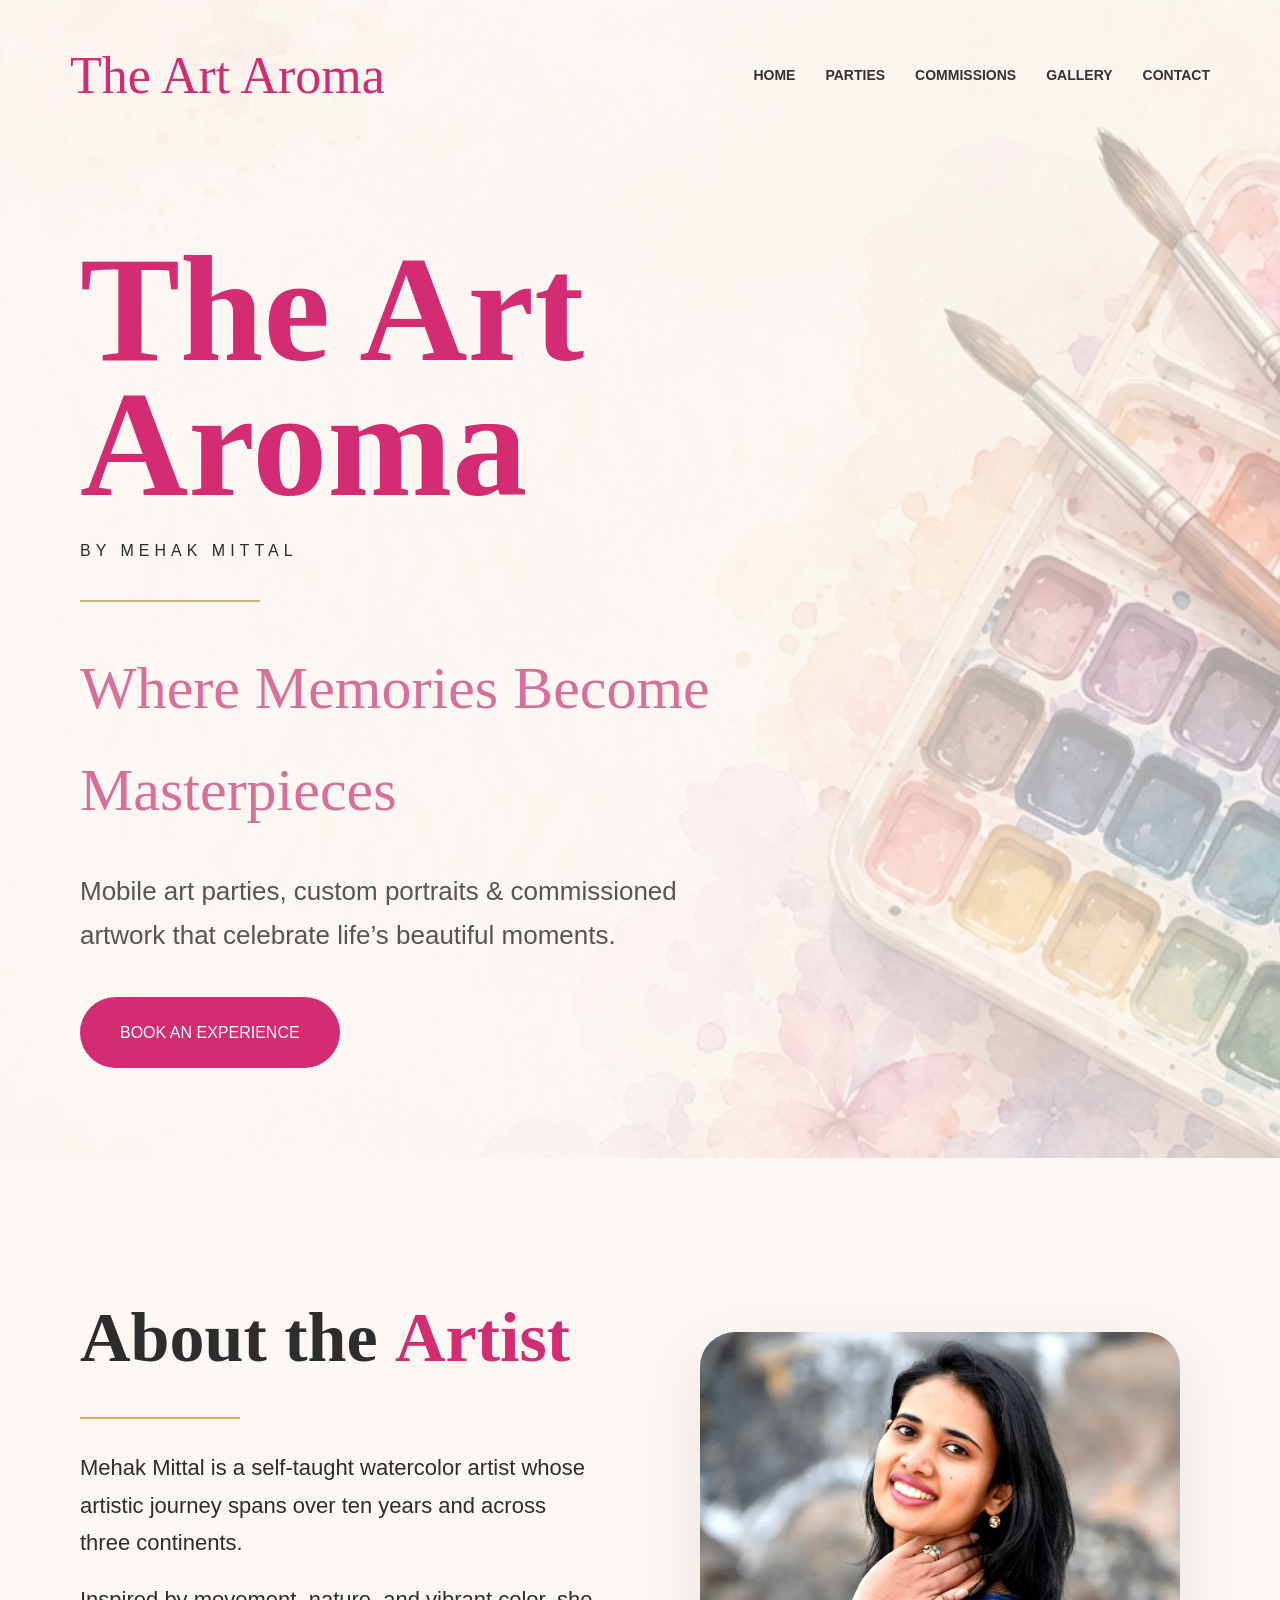
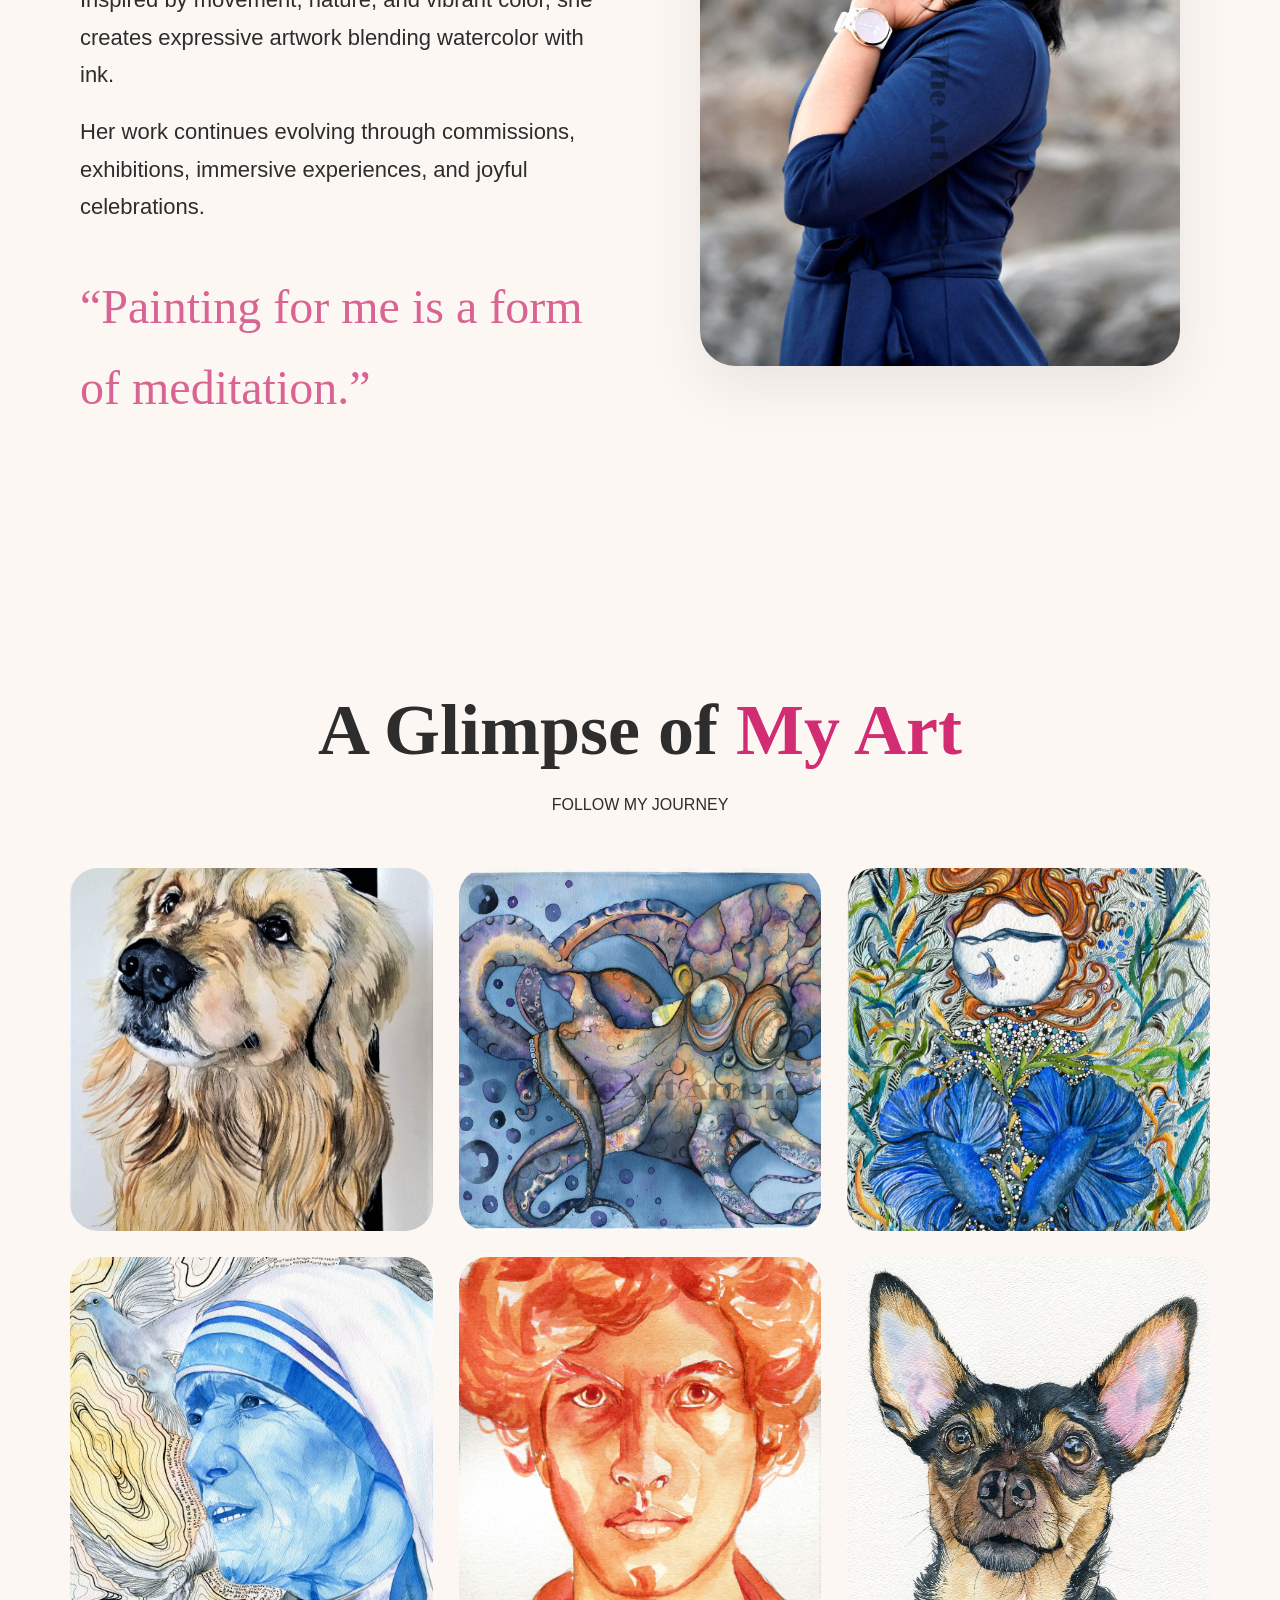
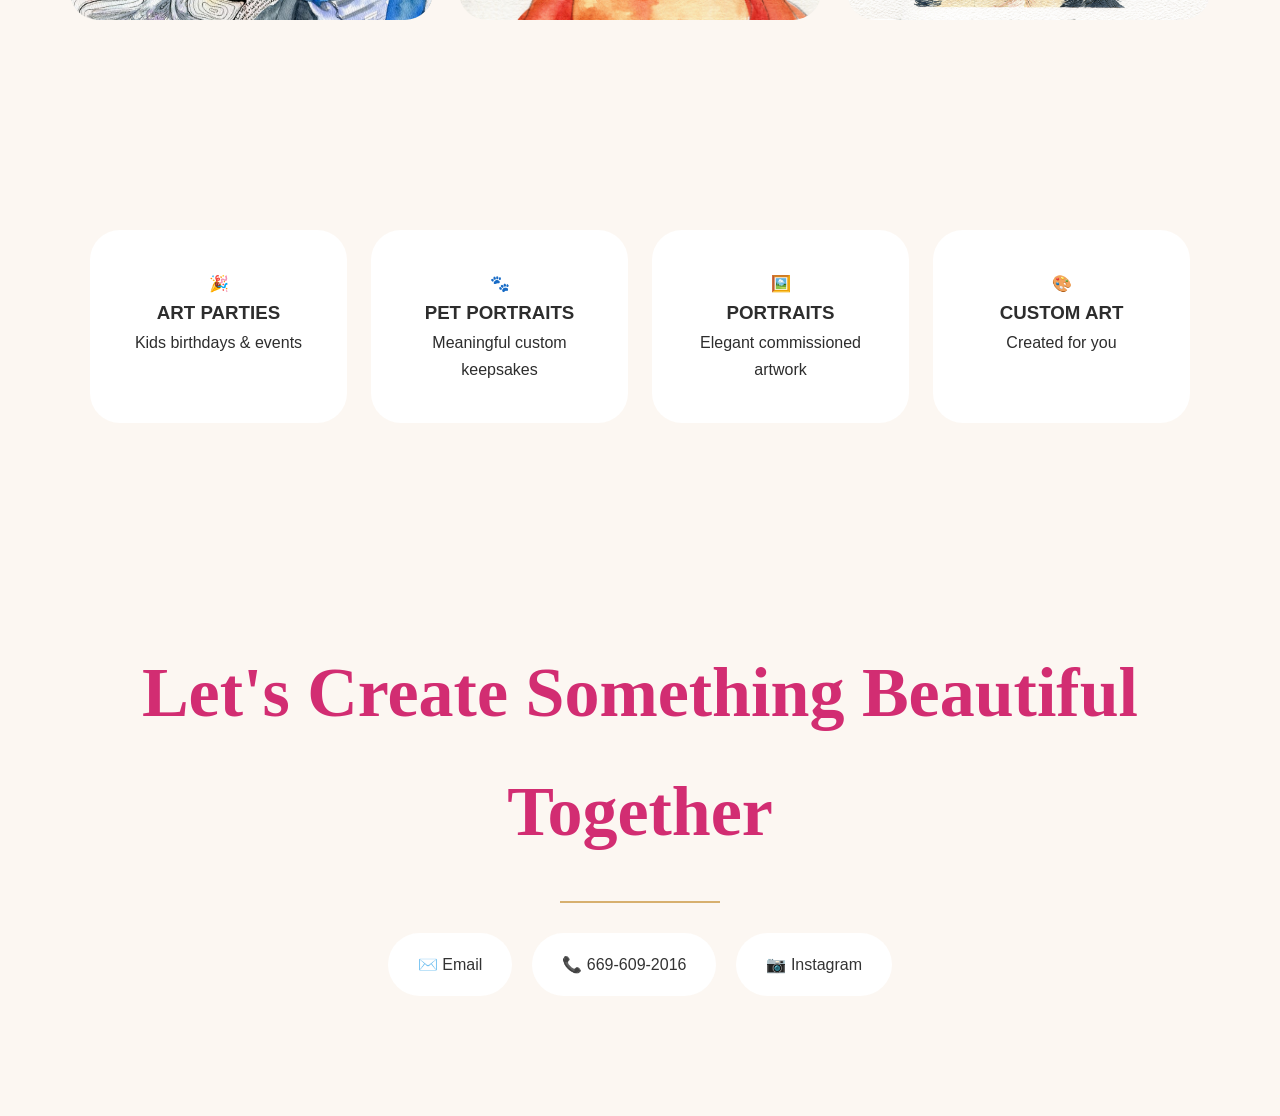
<file: index.html>
<!DOCTYPE html>

<html lang="en">

<head>

<meta charset="UTF-8">

<meta name="viewport"
content="width=device-width, initial-scale=1">

<title>
The Art Aroma
</title>

<link rel="stylesheet" href="./style.css">

<link rel="preconnect"
href="https://fonts.googleapis.com">

<link rel="preconnect"
href="https://fonts.gstatic.com"
crossorigin>

<link href="https://fonts.googleapis.com/css2?family=Parisienne&family=Cormorant+Garamond:wght@400;500&family=Montserrat:wght@300;400;500;600&display=swap"
rel="stylesheet">

</head>

<body>

<header class="hero">

<nav class="navbar">

<div class="brand">

The Art Aroma

</div>

<div class="menu">

<a href="index.html">

HOME

</a>

<a href="parties.html">

PARTIES

</a>

<a href="commissions.html">

COMMISSIONS

</a>

<a href="gallery.html">

GALLERY

</a>

<a href="#contact">

CONTACT

</a>

</div>

</nav>

<div class="hero-inner">

<div class="hero-left">

<h1>

The Art Aroma

</h1>

<div class="artist">

BY MEHAK MITTAL

</div>

<div class="line"></div>

<h2>

Where Memories Become Masterpieces

</h2>

<p>

Mobile art parties,
custom portraits &
commissioned artwork
that celebrate life’s beautiful moments.

</p>

<a
href="#contact"
class="button">

BOOK AN EXPERIENCE

</a>

</div>

</div>

</header>

<section class="about-section">

<div class="about-text">

<h2>

About the <span>Artist</span>

</h2>

<div class="gold"></div>

<p>

Mehak Mittal is a self-taught watercolor artist whose artistic journey spans over ten years and across three continents.

</p>

<p>

Inspired by movement, nature, and vibrant color, she creates expressive artwork blending watercolor with ink.

</p>

<p>

Her work continues evolving through commissions, exhibitions, immersive experiences, and joyful celebrations.

</p>

<div class="quote">

“Painting for me is a form of meditation.”

</div>

</div>

<div class="artist-panel">

<img
src="artist.jpg"
class="artist-image">

</div>

</section>

<section class="glimpse">

<h2>

A Glimpse of <span>My Art</span>

</h2>

<p>

FOLLOW MY JOURNEY

</p>

<div class="gallery">

<img src="gallery/art1.jpg">

<img src="gallery/art2.jpg">

<img src="gallery/art3.jpg">

<img src="gallery/art4.jpg">

<img src="gallery/art5.jpg">

<img src="gallery/art6.jpg">

</div>

</section>

<section class="services">

<div class="service">

🎉

<h3>

ART PARTIES

</h3>

<p>

Kids birthdays & events

</p>

</div>

<div class="service">

🐾

<h3>

PET PORTRAITS

</h3>

<p>

Meaningful custom keepsakes

</p>

</div>

<div class="service">

🖼️

<h3>

PORTRAITS

</h3>

<p>

Elegant commissioned artwork

</p>

</div>

<div class="service">

🎨

<h3>

CUSTOM ART

</h3>

<p>

Created for you

</p>

</div>

</section>

<footer id="contact">

<h2>

Let's Create Something Beautiful Together

</h2>

<div class="footer-line"></div>

<div class="contact-links">

<a
href="mailto:artaroma01@gmail.com">

✉️ Email

</a>

<a
href="tel:+16696092016">

📞 669-609-2016

</a>

<a
href="https://www.instagram.com/art.aroma.mehak/"
target="_blank">

📷 Instagram

</a>

</div>

</footer>

</body>

</html>
</file>
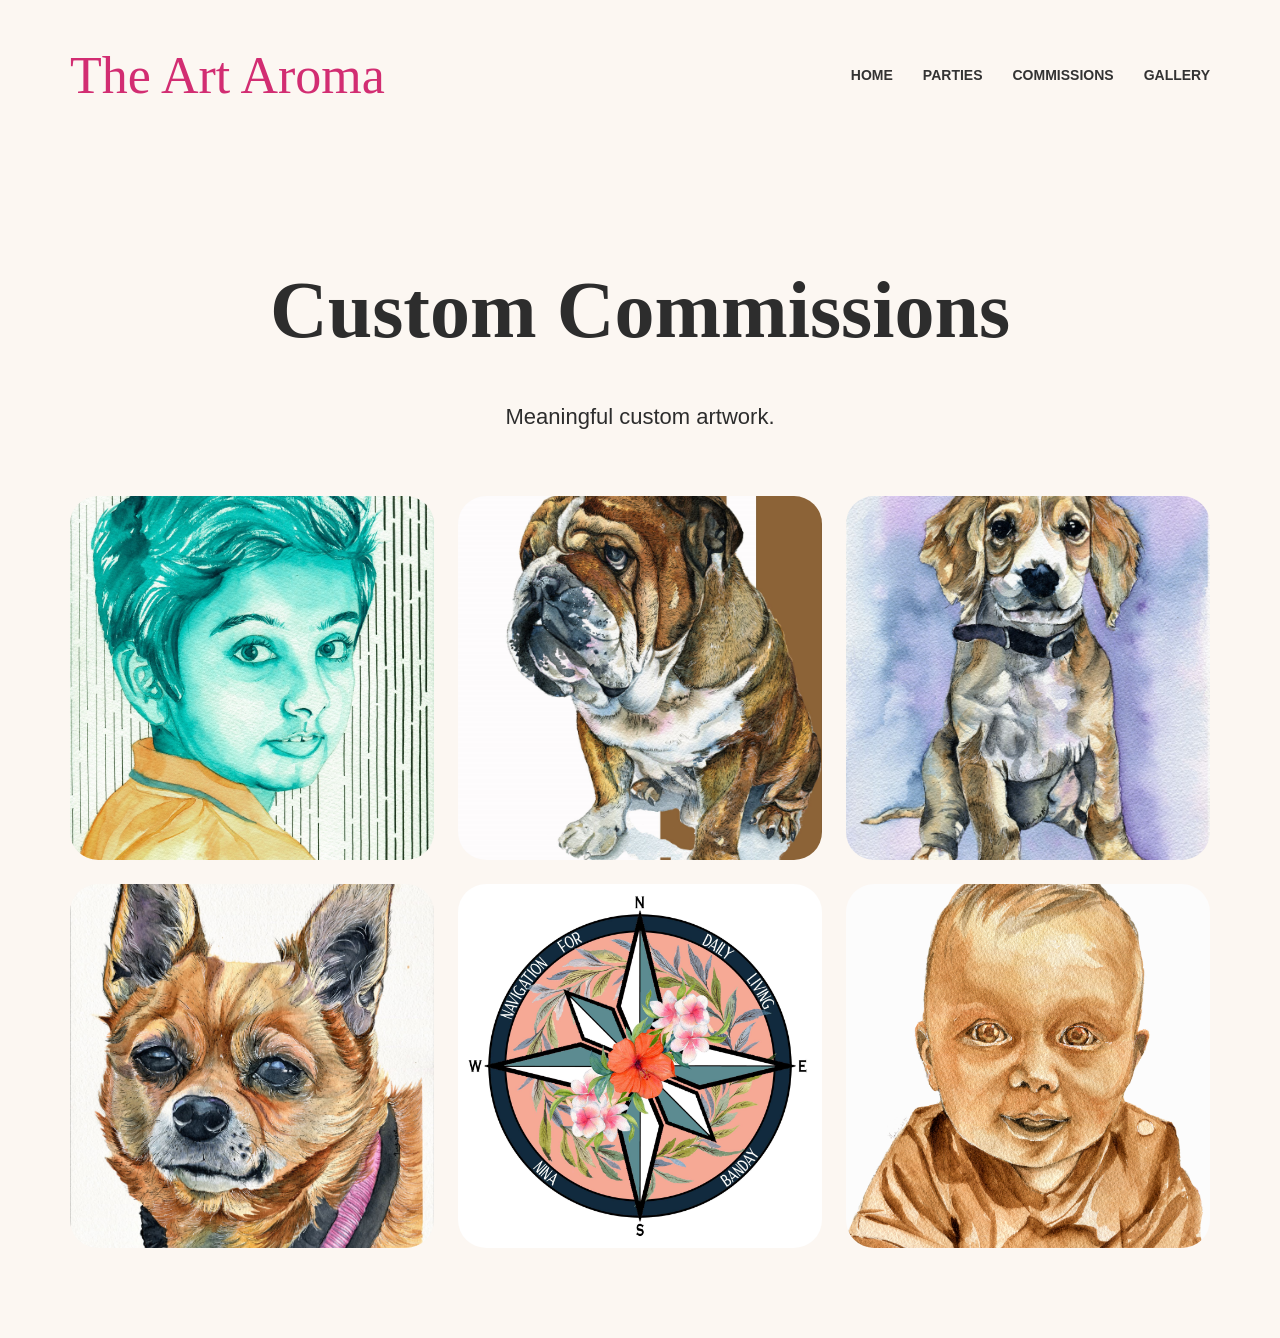
<file: commissions.html>
<!DOCTYPE html>

<html>

<head>

<meta charset="UTF-8">

<meta name="viewport"
content="width=device-width">

<title>

Commissions

</title>

<link rel="stylesheet" href="./style.css">

<link rel="preconnect"
href="https://fonts.googleapis.com">

<link rel="preconnect"
href="https://fonts.gstatic.com"
crossorigin>

<link href="https://fonts.googleapis.com/css2?family=Parisienne&family=Cormorant+Garamond:wght@400;500&family=Montserrat:wght@300;400;500;600&display=swap"
rel="stylesheet">

</head>

<body>

<nav class="navbar">

<div class="brand">

The Art Aroma

</div>

<div class="menu">

<a href="index.html">HOME</a>

<a href="parties.html">PARTIES</a>

<a href="commissions.html">COMMISSIONS</a>

<a href="gallery.html">GALLERY</a>

</div>

</nav>

<section class="inner-page">

<h1>

Custom Commissions

</h1>

<p class="intro-text">

Meaningful custom artwork.

</p>

<div class="party-gallery">

<img src="commissions/c1.jpg">

<img src="commissions/c2.jpg">

<img src="commissions/c3.jpg">

<img src="commissions/c4.jpg">

<img src="commissions/c5.jpg">

<img src="commissions/c6.jpg">

</div>

</section>

</body>

</html>
</file>
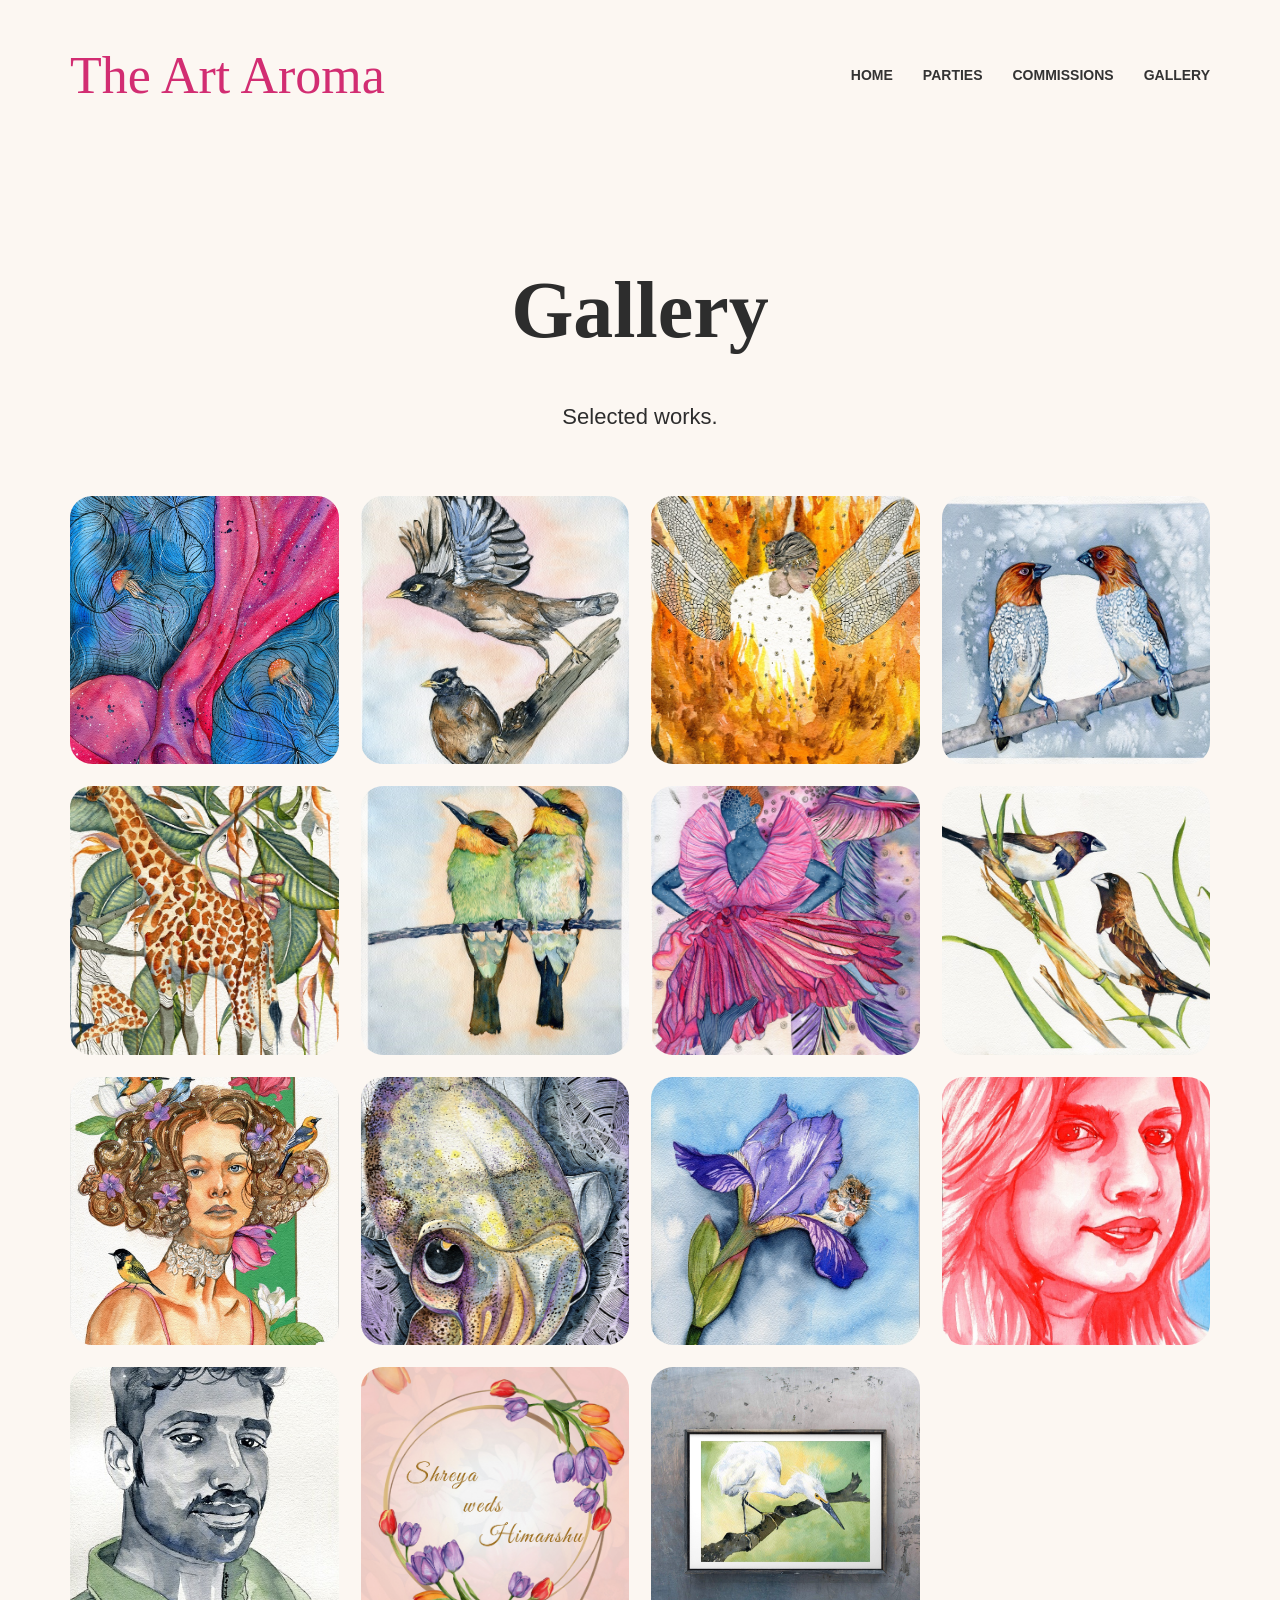
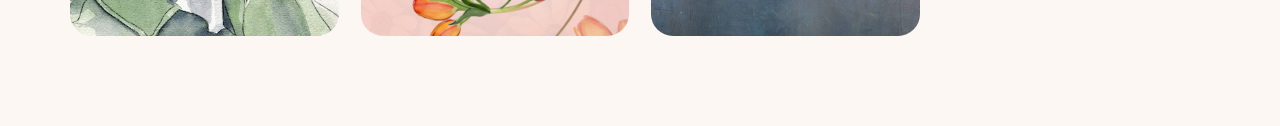
<file: gallery.html>
<!DOCTYPE html>

<html>

<head>

<meta charset="UTF-8">

<meta name="viewport"
content="width=device-width">

<title>

Gallery

</title>

<link rel="stylesheet" href="./style.css">

<link rel="preconnect"
href="https://fonts.googleapis.com">

<link rel="preconnect"
href="https://fonts.gstatic.com"
crossorigin>

<link href="https://fonts.googleapis.com/css2?family=Parisienne&family=Cormorant+Garamond:wght@400;500&family=Montserrat:wght@300;400;500;600&display=swap"
rel="stylesheet">

</head>

<body>

<nav class="navbar">

<div class="brand">

The Art Aroma

</div>

<div class="menu">

<a href="index.html">HOME</a>

<a href="parties.html">PARTIES</a>

<a href="commissions.html">COMMISSIONS</a>

<a href="gallery.html">GALLERY</a>

</div>

</nav>

<section class="inner-page">

<h1>

Gallery

</h1>

<p class="intro-text">

Selected works.

</p>

<div class="large-gallery">

<img src="gallery/g1.jpg">

<img src="gallery/g2.jpg">

<img src="gallery/g3.jpg">

<img src="gallery/g4.jpg">

<img src="gallery/g5.jpg">

<img src="gallery/g6.jpg">

<img src="gallery/g7.jpg">

<img src="gallery/g8.jpg">

<img src="gallery/g9.jpg">

<img src="gallery/g10.jpg">

<img src="gallery/g11.jpg">

<img src="gallery/g12.jpg">

<img src="gallery/g13.jpg">

<img src="gallery/g14.jpg">

<img src="gallery/g15.jpg">

</div>

</section>

</body>

</html>
</file>
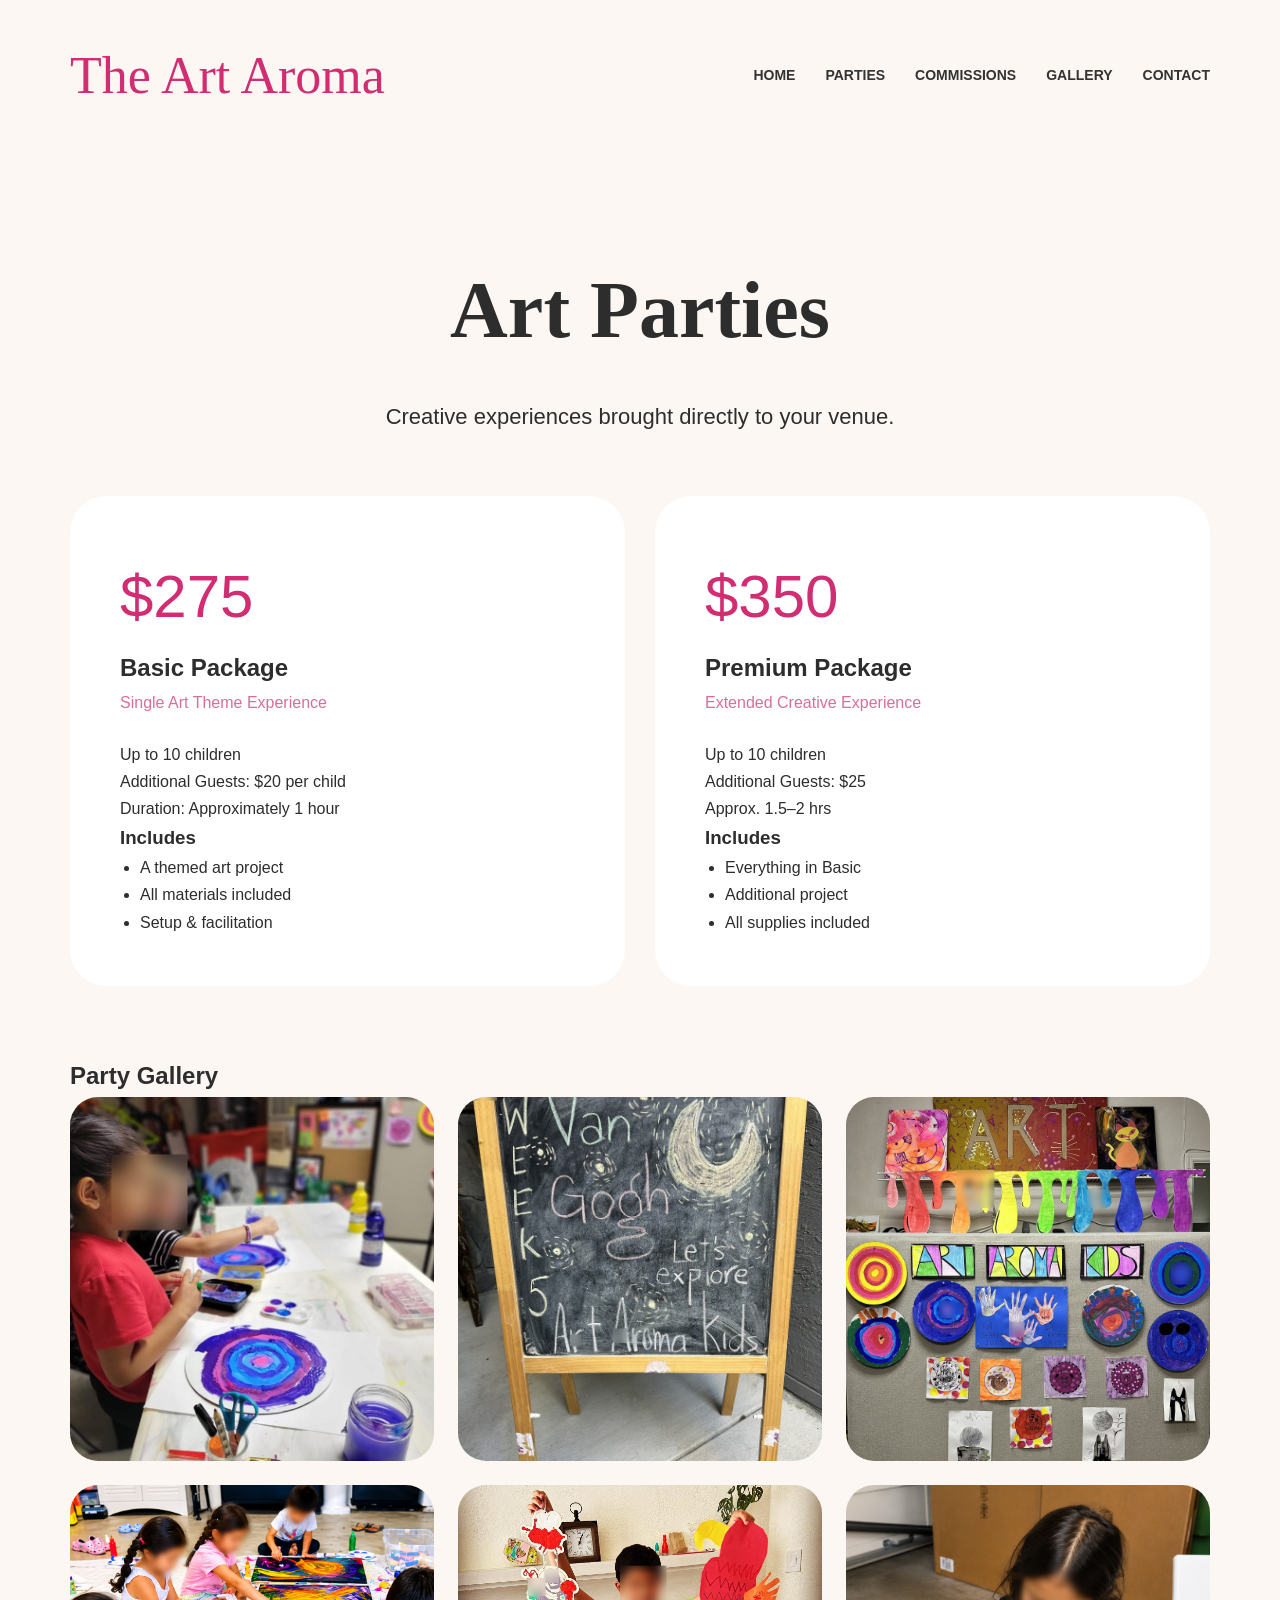
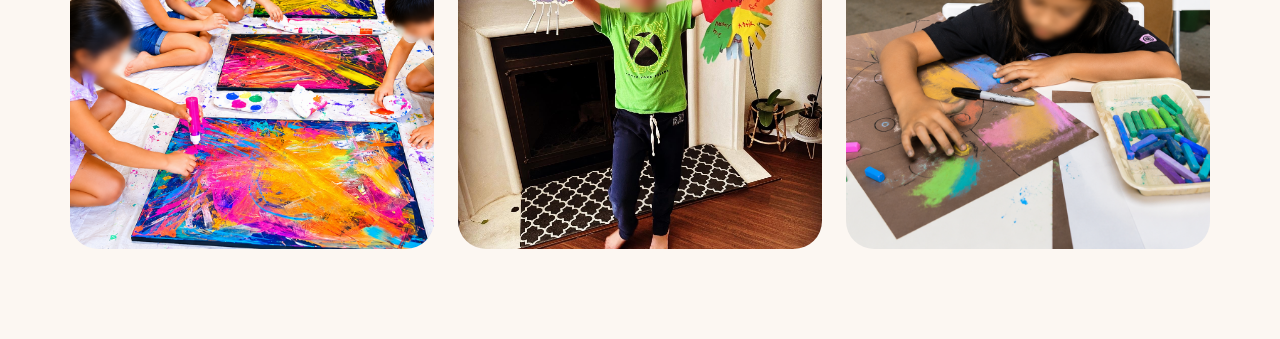
<file: parties.html>
<!DOCTYPE html>

<html>

<head>

<meta charset="UTF-8">

<meta name="viewport"
content="width=device-width, initial-scale=1">

<title>

Art Parties

</title>

<link rel="stylesheet" href="./style.css">

<link rel="preconnect"
href="https://fonts.googleapis.com">

<link rel="preconnect"
href="https://fonts.gstatic.com"
crossorigin>

<link href="https://fonts.googleapis.com/css2?family=Parisienne&family=Cormorant+Garamond:wght@400;500&family=Montserrat:wght@300;400;500;600&display=swap"
rel="stylesheet">

</head>

<body>

<nav class="navbar">

<div class="brand">

The Art Aroma

</div>

<div class="menu">

<a href="index.html">HOME</a>

<a href="parties.html">PARTIES</a>

<a href="commissions.html">COMMISSIONS</a>

<a href="gallery.html">GALLERY</a>

<a href="index.html#contact">CONTACT</a>

</div>

</nav>

<section class="inner-page">

<h1>

Art Parties

</h1>

<p class="intro-text">

Creative experiences brought directly to your venue.

</p>

<div class="pricing">

<div class="price-card">

<div class="price">$275</div>

<h2>Basic Package</h2>

<div class="subtitle">

Single Art Theme Experience

</div>

<p>
Up to 10 children
</p>

<p>
Additional Guests: $20 per child
</p>

<p>
Duration: Approximately 1 hour
</p>

<h3>Includes</h3>

<ul>

<li>
A themed art project
</li>

<li>
All materials included
</li>

<li>
Setup & facilitation
</li>

</ul>

</div>

<div class="price-card premium">

<div class="price">

$350

</div>

<h2>

Premium Package

</h2>

<div class="subtitle">

Extended Creative Experience

</div>

<p>

Up to 10 children

</p>

<p>

Additional Guests:
$25

</p>

<p>

Approx.
1.5–2 hrs

</p>

<h3>

Includes

</h3>

<ul>

<li>

Everything in Basic

</li>

<li>

Additional project

</li>

<li>

All supplies included

</li>

</ul>

</div>

</div>

<h2 class="gallery-title">

Party Gallery

</h2>

<div class="party-gallery">

<img src="parties/p1.jpg">

<img src="parties/p2.jpg">

<img src="parties/p3.jpg">

<img src="parties/p4.jpg">

<img src="parties/p5.jpg">

<img src="parties/p6.jpg">

</div>

</section>

</body>

</html>
</file>
<file: style.css>
/* ==========================
RESET
========================== */

*{
margin:0;
padding:0;
box-sizing:border-box;
}

body{

font-family:Arial,sans-serif;

background:
#fcf7f2;

color:#2d2d2d;

overflow-x:hidden;

line-height:1.7;

}

/* ==========================
NAV
========================== */

.navbar{

display:flex;

justify-content:space-between;

align-items:center;

padding:32px 70px;

}

.brand{

font-family:cursive;

font-size:52px;

color:#d22d72;

}

.menu{

display:flex;

gap:30px;

}

.menu a{

text-decoration:none;

color:#333;

font-size:14px;

font-weight:600;

}

/* ==========================
HERO
========================== */

.hero{

min-height:100vh;

background:

linear-gradient(
90deg,
rgba(252,247,242,.96),
rgba(252,247,242,.65)
),

url("hero-palette.png");

background-size:cover;

background-position:center;

background-repeat:no-repeat;

}

.hero-inner{

max-width:1400px;

margin:auto;

padding:90px 80px;

}

.hero-left{

max-width:700px;

}

.hero-left h1{

font-family:cursive;

font-size:150px;

color:#d42c72;

line-height:.9;

}

.artist{

margin-top:25px;

letter-spacing:5px;

}

.line{

width:180px;

height:2px;

background:#d7b06f;

margin:35px 0;

}

.hero-left h2{

font-family:cursive;

font-size:60px;

font-weight:400;

color:#d86f99;

}

.hero-left p{

font-size:26px;

max-width:650px;

color:#555;

margin-top:28px;

}

.button{

display:inline-block;

margin-top:40px;

padding:22px 40px;

border-radius:999px;

background:#d22d72;

color:white;

text-decoration:none;

}

/* ==========================
ABOUT
========================== */

.about-section{

display:grid;

grid-template-columns:
1fr 1fr;

gap:80px;

padding:120px 80px;

align-items:center;

}

.about-text h2{

font-size:70px;

font-family:Georgia;

margin-bottom:20px;

}

.about-text span{

font-family:cursive;

color:#d22d72;

}

.gold{

width:160px;

height:2px;

background:#d7b06f;

margin-bottom:30px;

}

.about-text p{

font-size:22px;

margin-bottom:20px;

}

.quote{

font-family:cursive;

font-size:48px;

color:#d96392;

margin-top:40px;

}

.artist-panel{

text-align:center;

}

.artist-image{

width:100%;

max-width:480px;

border-radius:35px;

object-fit:cover;

box-shadow:
0 20px 60px
rgba(0,0,0,.08);

}

/* ==========================
HOME GALLERY
========================== */

.glimpse{

padding:120px 70px;

text-align:center;

}

.glimpse h2{

font-size:72px;

font-family:Georgia;

}

.glimpse span{

font-family:cursive;

color:#d22d72;

}

.gallery{

display:grid;

grid-template-columns:
repeat(
3,
1fr
);

gap:26px;

margin-top:50px;

}

.gallery img{

width:100%;

aspect-ratio:1;

object-fit:cover;

border-radius:28px;

}

/* ==========================
SERVICES
========================== */

.services{

display:grid;

grid-template-columns:
repeat(
4,
1fr
);

gap:24px;

padding:90px;

}

.service{

background:white;

padding:40px;

border-radius:30px;

text-align:center;

}

/* ==========================
INNER PAGES
========================== */

.inner-page{

padding:90px 70px;

max-width:1400px;

margin:auto;

}

.inner-page h1{

font-family:Georgia;

font-size:80px;

text-align:center;

}

.intro-text{

text-align:center;

font-size:22px;

margin:20px auto 60px;

max-width:700px;

}

.pricing{

display:grid;

grid-template-columns:
1fr 1fr;

gap:30px;

margin-bottom:70px;

}

.price-card{

background:white;

padding:50px;

border-radius:36px;

}

.price{

font-size:60px;

color:#d22d72;

}

.subtitle{

color:#d86f99;

margin-bottom:25px;

}

.price-card ul{

padding-left:20px;

}

.package-text{

margin-top:20px;

}

/* ==========================
6 IMAGE GRID
========================== */

.party-gallery{

display:grid;

grid-template-columns:
repeat(
3,
1fr
);

gap:24px;

}

.party-gallery img{

width:100%;

aspect-ratio:1;

object-fit:cover;

border-radius:28px;

}

/* ==========================
FULL GALLERY
========================== */

.large-gallery{

display:grid;

grid-template-columns:
repeat(
4,
1fr
);

gap:22px;

}

.large-gallery img{

width:100%;

aspect-ratio:1;

object-fit:cover;

border-radius:22px;

}

/* ==========================
FOOTER
========================== */

footer{

padding:120px 60px;

text-align:center;

}

footer h2{

font-family:cursive;

font-size:70px;

color:#d22d72;

}

.footer-line{

width:160px;

height:2px;

background:#d7b06f;

margin:30px auto;

}

.contact-links{

display:flex;

justify-content:center;

gap:20px;

flex-wrap:wrap;

}

.contact-links a{

background:white;

padding:18px 30px;

border-radius:999px;

text-decoration:none;

color:#333;

}

/* ==========================
MOBILE
========================== */

@media(max-width:900px){

.navbar{

flex-direction:column;

gap:20px;

padding:25px;

}

.brand{

font-size:42px;

}

.menu{

flex-wrap:wrap;

justify-content:center;

}

.hero{

min-height:auto;

}

.hero-inner{

padding:50px 28px;

}

.hero-left h1{

font-size:78px;

}

.hero-left h2{

font-size:42px;

}

.hero-left p{

font-size:18px;

}

.about-section{

grid-template-columns:
1fr;

padding:70px 28px;

}

.about-text{

text-align:center;

}

.about-text h2{

font-size:52px;

}

.artist-image{

max-width:320px;

}

.gallery{

grid-template-columns:
1fr;

}

.party-gallery{

grid-template-columns:
1fr;

}

.large-gallery{

grid-template-columns:
1fr 1fr;

}

.services{

grid-template-columns:
1fr;

padding:40px;

}

.pricing{

grid-template-columns:
1fr;

}

.contact-links{

flex-direction:column;

align-items:center;

}

footer h2{

font-size:44px;

}

}
</file>
